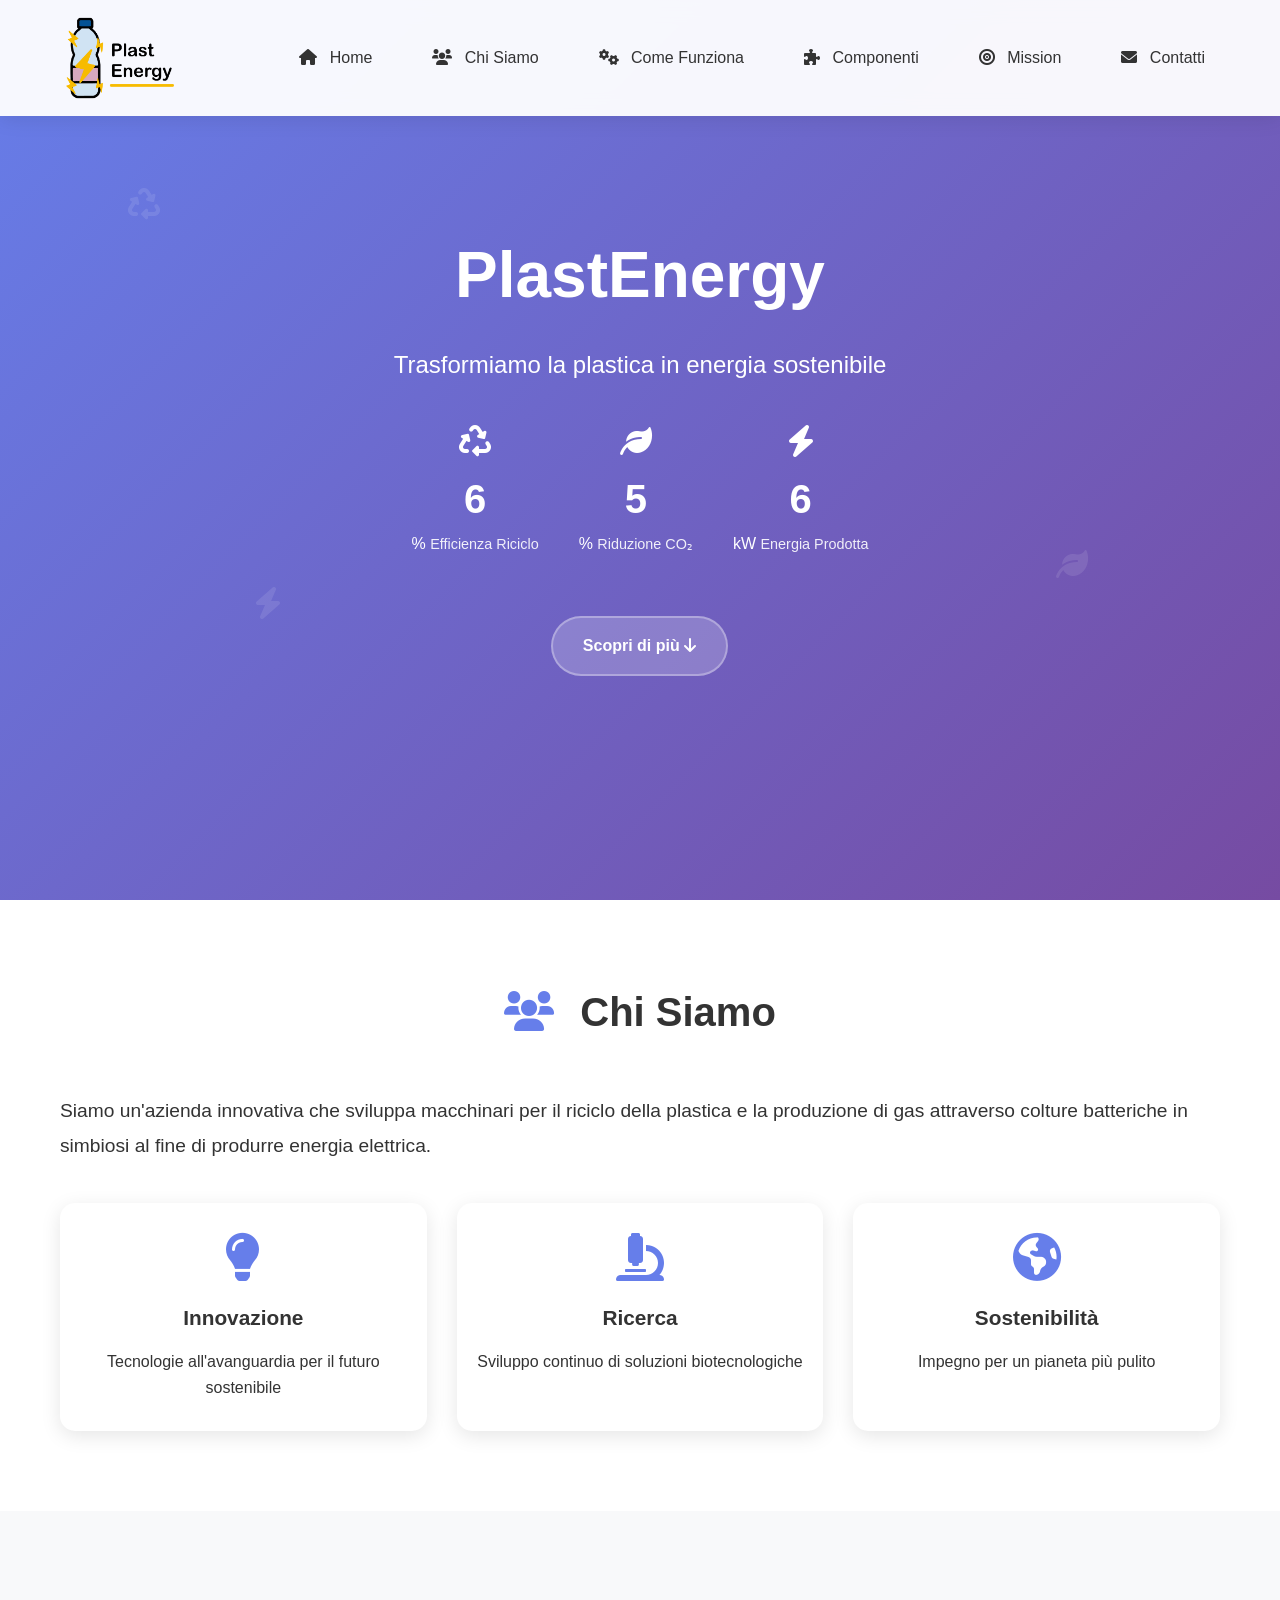
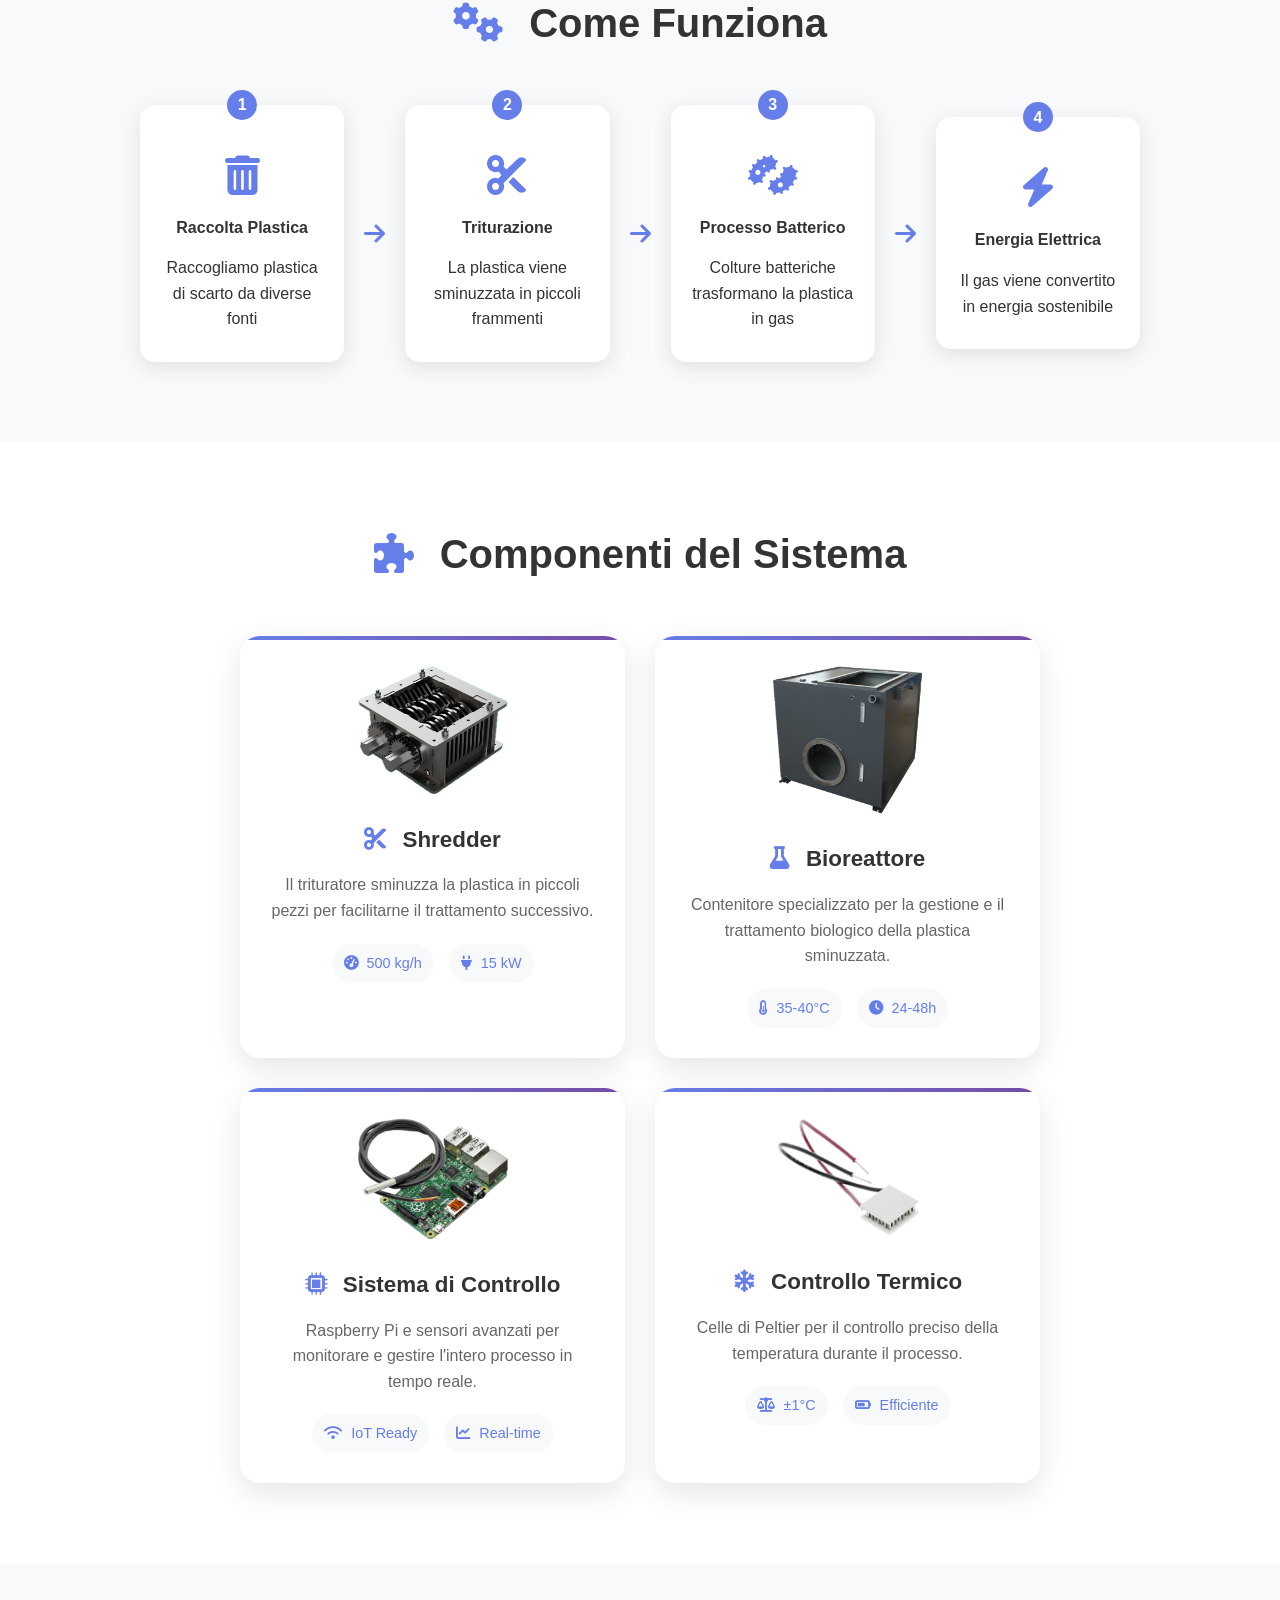
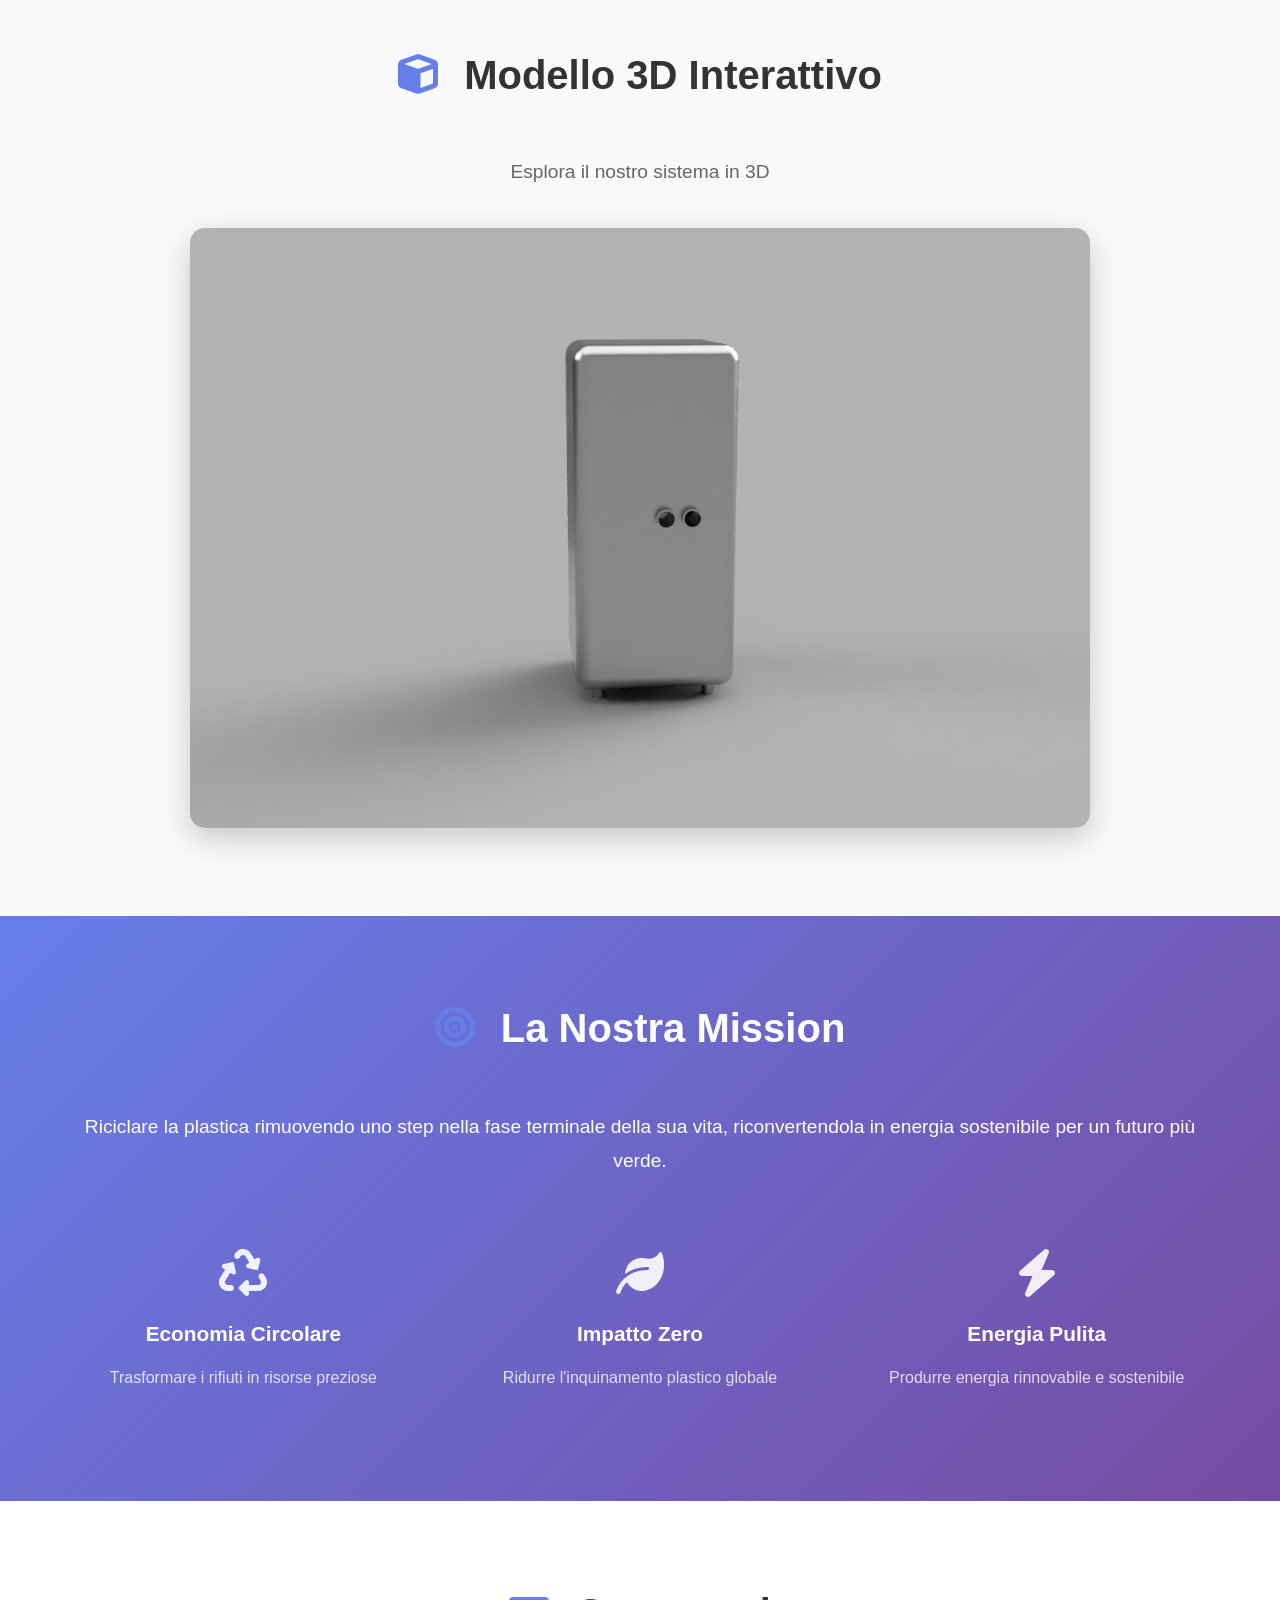
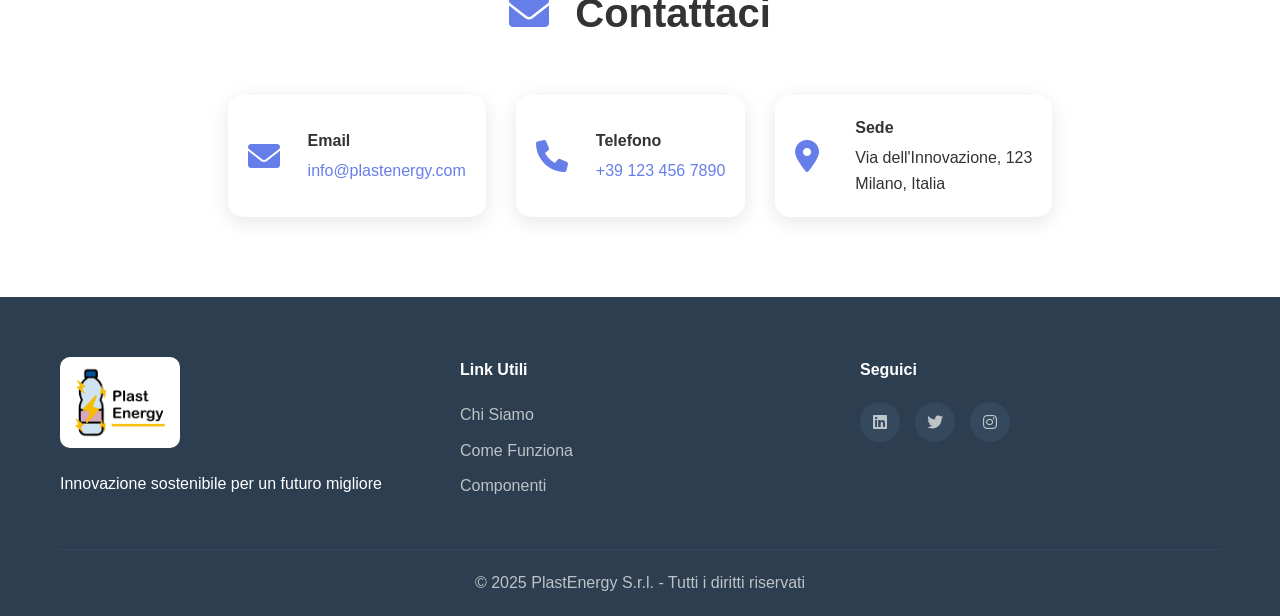
<file: index.html>
<!DOCTYPE html>
<html lang="it">
<head>
    <meta charset="UTF-8">
    <meta name="viewport" content="width=device-width, initial-scale=1.0">
    <title>PlastEnergy - Innovazione Sostenibile</title>
    <link rel="stylesheet" href="styles.css">
    <link href="https://cdnjs.cloudflare.com/ajax/libs/font-awesome/6.0.0/css/all.min.css" rel="stylesheet">
</head>
<body>
    <header class="header-fixed">
        <div class="header-content">
            <img src="logo.png" alt="PlastEnergy Logo" class="logo">
            <nav class="nav-desktop">
                <ul>
                    <li><a href="#hero"><i class="fas fa-home"></i> Home</a></li>
                    <li><a href="#chi-siamo"><i class="fas fa-users"></i> Chi Siamo</a></li>
                    <li><a href="#come-funziona"><i class="fas fa-cogs"></i> Come Funziona</a></li>
                    <li><a href="#componenti"><i class="fas fa-puzzle-piece"></i> Componenti</a></li>
                    <li><a href="#mission"><i class="fas fa-bullseye"></i> Mission</a></li>
                    <li><a href="#contatti"><i class="fas fa-envelope"></i> Contatti</a></li>
                </ul>
            </nav>
            <button class="mobile-menu-btn" onclick="toggleMobileMenu()">
                <i class="fas fa-bars"></i>
            </button>
        </div>
    </header>
    
    <nav class="mobile-nav" id="mobileNav">
        <ul>
            <li><a href="#hero" onclick="closeMobileMenu()"><i class="fas fa-home"></i> Home</a></li>
            <li><a href="#chi-siamo" onclick="closeMobileMenu()"><i class="fas fa-users"></i> Chi Siamo</a></li>
            <li><a href="#come-funziona" onclick="closeMobileMenu()"><i class="fas fa-cogs"></i> Come Funziona</a></li>
            <li><a href="#componenti" onclick="closeMobileMenu()"><i class="fas fa-puzzle-piece"></i> Componenti</a></li>
            <li><a href="#mission" onclick="closeMobileMenu()"><i class="fas fa-bullseye"></i> Mission</a></li>
            <li><a href="#contatti" onclick="closeMobileMenu()"><i class="fas fa-envelope"></i> Contatti</a></li>
        </ul>
    </nav>

    <section id="hero" class="hero">
        <div class="hero-content">
            <h1 class="hero-title">PlastEnergy</h1>
            <p class="hero-subtitle">Trasformiamo la plastica in energia sostenibile</p>
            <div class="hero-stats">
                <div class="stat">
                    <i class="fas fa-recycle"></i>
                    <span class="stat-number" data-target="95">0</span>%
                    <span class="stat-label">Efficienza Riciclo</span>
                </div>
                <div class="stat">
                    <i class="fas fa-leaf"></i>
                    <span class="stat-number" data-target="80">0</span>%
                    <span class="stat-label">Riduzione CO₂</span>
                </div>
                <div class="stat">
                    <i class="fas fa-bolt"></i>
                    <span class="stat-number" data-target="100">0</span>kW
                    <span class="stat-label">Energia Prodotta</span>
                </div>
            </div>
            <a href="#chi-siamo" class="cta-button">
                Scopri di più <i class="fas fa-arrow-down"></i>
            </a>
        </div>
        <div class="hero-animation">
            <div class="floating-icon"><i class="fas fa-recycle"></i></div>
            <div class="floating-icon"><i class="fas fa-leaf"></i></div>
            <div class="floating-icon"><i class="fas fa-bolt"></i></div>
        </div>
    </section>
    
    <section id="chi-siamo" class="section-animated">
        <div class="container">
            <h2 class="section-title"><i class="fas fa-users"></i> Chi Siamo</h2>
            <div class="content-grid">
                <div class="content-text">
                    <p class="lead">Siamo un'azienda innovativa che sviluppa macchinari per il riciclo della plastica e la produzione di gas attraverso colture batteriche in simbiosi al fine di produrre energia elettrica.</p>
                    <div class="features">
                        <div class="feature">
                            <i class="fas fa-lightbulb"></i>
                            <h4>Innovazione</h4>
                            <p>Tecnologie all'avanguardia per il futuro sostenibile</p>
                        </div>
                        <div class="feature">
                            <i class="fas fa-microscope"></i>
                            <h4>Ricerca</h4>
                            <p>Sviluppo continuo di soluzioni biotecnologiche</p>
                        </div>
                        <div class="feature">
                            <i class="fas fa-globe-americas"></i>
                            <h4>Sostenibilità</h4>
                            <p>Impegno per un pianeta più pulito</p>
                        </div>
                    </div>
                </div>
            </div>
        </div>
    </section>
    
    <section id="come-funziona" class="section-animated bg-light">
        <div class="container">
            <h2 class="section-title"><i class="fas fa-cogs"></i> Come Funziona</h2>
            <div class="process-steps">
                <div class="step">
                    <div class="step-number">1</div>
                    <i class="fas fa-trash-alt"></i>
                    <h4>Raccolta Plastica</h4>
                    <p>Raccogliamo plastica di scarto da diverse fonti</p>
                </div>
                <div class="step-arrow"><i class="fas fa-arrow-right"></i></div>
                <div class="step">
                    <div class="step-number">2</div>
                    <i class="fas fa-cut"></i>
                    <h4>Triturazione</h4>
                    <p>La plastica viene sminuzzata in piccoli frammenti</p>
                </div>
                <div class="step-arrow"><i class="fas fa-arrow-right"></i></div>
                <div class="step">
                    <div class="step-number">3</div>
                    <i class="fas fa-bacteria"></i>
                    <h4>Processo Batterico</h4>
                    <p>Colture batteriche trasformano la plastica in gas</p>
                </div>
                <div class="step-arrow"><i class="fas fa-arrow-right"></i></div>
                <div class="step">
                    <div class="step-number">4</div>
                    <i class="fas fa-bolt"></i>
                    <h4>Energia Elettrica</h4>
                    <p>Il gas viene convertito in energia sostenibile</p>
                </div>
            </div>
        </div>
    </section>

    <section id="componenti" class="section-animated">
        <div class="container">
            <h2 class="section-title"><i class="fas fa-puzzle-piece"></i> Componenti del Sistema</h2>
            <div class="componenti-container">
                <div class="componente" data-aos="fade-up" data-aos-delay="100">
                    <div class="componente-icon">
                        <img src="shredder.png" alt="Shredder">
                    </div>
                    <h3><i class="fas fa-cut"></i> Shredder</h3>
                    <p>Il trituratore sminuzza la plastica in piccoli pezzi per facilitarne il trattamento successivo.</p>
                    <div class="componente-specs">
                        <span class="spec"><i class="fas fa-tachometer-alt"></i> 500 kg/h</span>
                        <span class="spec"><i class="fas fa-plug"></i> 15 kW</span>
                    </div>
                </div>
                <div class="componente" data-aos="fade-up" data-aos-delay="200">
                    <div class="componente-icon">
                        <img src="tanica.png" alt="Tanica">
                    </div>
                    <h3><i class="fas fa-flask"></i> Bioreattore</h3>
                    <p>Contenitore specializzato per la gestione e il trattamento biologico della plastica sminuzzata.</p>
                    <div class="componente-specs">
                        <span class="spec"><i class="fas fa-thermometer-half"></i> 35-40°C</span>
                        <span class="spec"><i class="fas fa-clock"></i> 24-48h</span>
                    </div>
                </div>
                <div class="componente" data-aos="fade-up" data-aos-delay="300">
                    <div class="componente-icon">
                        <img src="sensori-controller.png" alt="Sensori e Controllore">
                    </div>
                    <h3><i class="fas fa-microchip"></i> Sistema di Controllo</h3>
                    <p>Raspberry Pi e sensori avanzati per monitorare e gestire l'intero processo in tempo reale.</p>
                    <div class="componente-specs">
                        <span class="spec"><i class="fas fa-wifi"></i> IoT Ready</span>
                        <span class="spec"><i class="fas fa-chart-line"></i> Real-time</span>
                    </div>
                </div>
                <div class="componente" data-aos="fade-up" data-aos-delay="400">
                    <div class="componente-icon">
                        <img src="peltier.png" alt="Celle di Peltier">
                    </div>
                    <h3><i class="fas fa-snowflake"></i> Controllo Termico</h3>
                    <p>Celle di Peltier per il controllo preciso della temperatura durante il processo.</p>
                    <div class="componente-specs">
                        <span class="spec"><i class="fas fa-balance-scale"></i> ±1°C</span>
                        <span class="spec"><i class="fas fa-battery-three-quarters"></i> Efficiente</span>
                    </div>
                </div>
            </div>
        </div>
    </section>

    <section id="modello-3d" class="section-3d">
        <div class="container">
            <h2 class="section-title"><i class="fas fa-cube"></i> Modello 3D Interattivo</h2>
            <p class="section-subtitle">Esplora il nostro sistema in 3D</p>
            <div class="model-container">
                <iframe src="360-viewer.html" width="100%" height="600px" style="border:none; border-radius: 15px; box-shadow: 0 10px 30px rgba(0,0,0,0.2);"></iframe>
            </div>
        </div>
    </section>

    <section id="mission" class="section-animated bg-gradient">
        <div class="container">
            <h2 class="section-title text-white"><i class="fas fa-bullseye"></i> La Nostra Mission</h2>
            <div class="mission-content">
                <div class="mission-text">
                    <p class="lead mission-text-white">Riciclare la plastica rimuovendo uno step nella fase terminale della sua vita, riconvertendola in energia sostenibile per un futuro più verde.</p>
                    <div class="mission-goals">
                        <div class="goal">
                            <i class="fas fa-recycle"></i>
                            <h4>Economia Circolare</h4>
                            <p>Trasformare i rifiuti in risorse preziose</p>
                        </div>
                        <div class="goal">
                            <i class="fas fa-leaf"></i>
                            <h4>Impatto Zero</h4>
                            <p>Ridurre l'inquinamento plastico globale</p>
                        </div>
                        <div class="goal">
                            <i class="fas fa-bolt"></i>
                            <h4>Energia Pulita</h4>
                            <p>Produrre energia rinnovabile e sostenibile</p>
                        </div>
                    </div>
                </div>
            </div>
        </div>
    </section>
    
    <section id="contatti" class="section-animated">
        <div class="container">
            <h2 class="section-title"><i class="fas fa-envelope"></i> Contattaci</h2>
            <div class="contact-content-single">
                <div class="contact-info">
                    <div class="contact-item">
                        <i class="fas fa-envelope"></i>
                        <div>
                            <h4>Email</h4>
                            <a href="mailto:info@plastenergy.com">info@plastenergy.com</a>
                        </div>
                    </div>
                    <div class="contact-item">
                        <i class="fas fa-phone"></i>
                        <div>
                            <h4>Telefono</h4>
                            <a href="tel:+39123456789">+39 123 456 7890</a>
                        </div>
                    </div>
                    <div class="contact-item">
                        <i class="fas fa-map-marker-alt"></i>
                        <div>
                            <h4>Sede</h4>
                            <p>Via dell'Innovazione, 123<br>Milano, Italia</p>
                        </div>
                    </div>
                </div>

            </div>
        </div>
    </section>

    <footer>
        <div class="container">
            <div class="footer-content">
                <div class="footer-section">
                    <div class="footer-logo-container">
                        <img src="logo.png" alt="PlastEnergy Logo" class="footer-logo">
                    </div>
                    <p>Innovazione sostenibile per un futuro migliore</p>
                </div>
                <div class="footer-section">
                    <h4>Link Utili</h4>
                    <ul>
                        <li><a href="#chi-siamo">Chi Siamo</a></li>
                        <li><a href="#come-funziona">Come Funziona</a></li>
                        <li><a href="#componenti">Componenti</a></li>
                    </ul>
                </div>
                <div class="footer-section">
                    <h4>Seguici</h4>
                    <div class="social-links">
                        <a href="#"><i class="fab fa-linkedin"></i></a>
                        <a href="#"><i class="fab fa-twitter"></i></a>
                        <a href="#"><i class="fab fa-instagram"></i></a>
                    </div>
                </div>
            </div>
            <div class="footer-bottom">
                <p>&copy; 2025 PlastEnergy S.r.l. - Tutti i diritti riservati</p>
            </div>
        </div>
    </footer>

    <button id="scrollToTop" class="scroll-to-top">
        <i class="fas fa-arrow-up"></i>
    </button>

    <script>
        // Smooth scrolling
        document.querySelectorAll('a[href^="#"]').forEach(anchor => {
            anchor.addEventListener('click', function (e) {
                e.preventDefault();
                const target = document.querySelector(this.getAttribute('href'));
                if (target) {
                    target.scrollIntoView({ behavior: 'smooth', block: 'start' });
                }
            });
        });

        // Mobile menu toggle
        function toggleMobileMenu() {
            const mobileNav = document.getElementById('mobileNav');
            const body = document.body;
            mobileNav.classList.toggle('active');
            body.classList.toggle('menu-open');
        }

        function closeMobileMenu() {
            const mobileNav = document.getElementById('mobileNav');
            const body = document.body;
            mobileNav.classList.remove('active');
            body.classList.remove('menu-open');
        }

        // Scroll to top button
        const scrollToTopBtn = document.getElementById('scrollToTop');
        window.addEventListener('scroll', () => {
            if (window.pageYOffset > 300) {
                scrollToTopBtn.classList.add('visible');
            } else {
                scrollToTopBtn.classList.remove('visible');
            }
        });

        scrollToTopBtn.addEventListener('click', () => {
            window.scrollTo({ top: 0, behavior: 'smooth' });
        });

        // Animated counters
        function animateCounters() {
            const counters = document.querySelectorAll('.stat-number');
            counters.forEach(counter => {
                const target = parseInt(counter.getAttribute('data-target'));
                const increment = target / 100;
                let current = 0;
                
                const updateCounter = () => {
                    if (current < target) {
                        current += increment;
                        counter.textContent = Math.ceil(current);
                        setTimeout(updateCounter, 20);
                    } else {
                        counter.textContent = target;
                    }
                };
                updateCounter();
            });
        }

        // Intersection Observer for animations
        const observerOptions = {
            threshold: 0.1,
            rootMargin: '0px 0px -50px 0px'
        };

        const observer = new IntersectionObserver((entries) => {
            entries.forEach(entry => {
                if (entry.isIntersecting) {
                    entry.target.classList.add('animate');
                    if (entry.target.id === 'hero') {
                        setTimeout(animateCounters, 500);
                    }
                }
            });
        }, observerOptions);

        document.querySelectorAll('.section-animated, #hero').forEach(section => {
            observer.observe(section);
        });

        // Header scroll effect
        window.addEventListener('scroll', () => {
            const header = document.querySelector('.header-fixed');
            if (window.scrollY > 100) {
                header.classList.add('scrolled');
            } else {
                header.classList.remove('scrolled');
            }
        });


    </script>
</body>
</html>
</file>
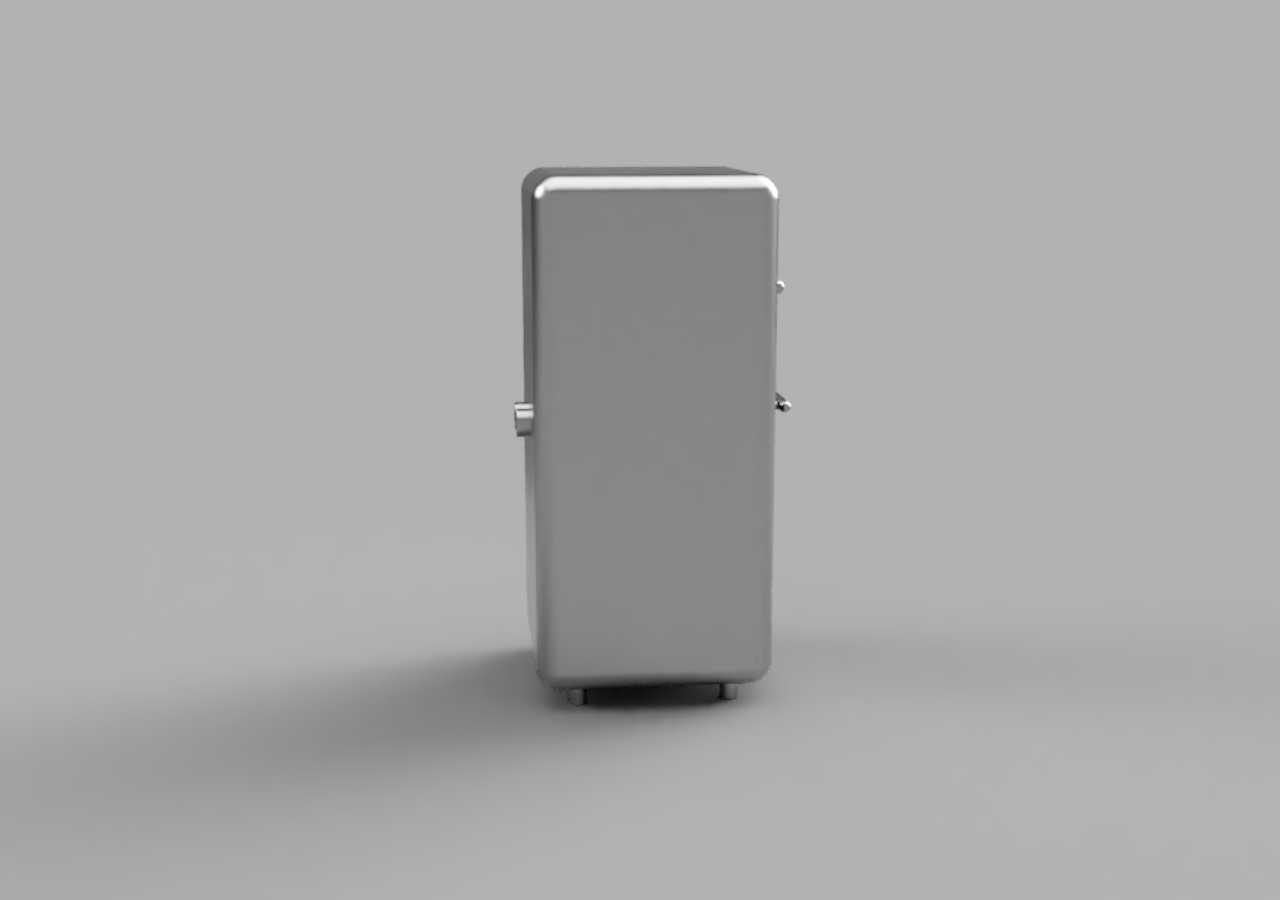
<file: 360-viewer.html>
<!DOCTYPE html>
<html lang="it">
<head>
    <meta charset="UTF-8">
    <meta name="viewport" content="width=device-width, initial-scale=1.0">
    <title>360° Viewer</title>
    <style>
        body {
            margin: 0;
            padding: 0;
            background: transparent;
            font-family: Arial, sans-serif;
            height: 100vh;
            overflow: hidden;
        }
        .viewer-image {
            width: 100%;
            height: 100vh;
            display: block;
            cursor: grab;
            object-fit: cover;
        }
        .viewer-image:active {
            cursor: grabbing;
        }
        @media (max-width: 768px) {
            .viewer-image {
                width: 150%;
                margin-left: -25%;
                object-fit: cover;
            }
        }

        .loading {
            position: absolute;
            top: 50%;
            left: 50%;
            transform: translate(-50%, -50%);
            color: #666;
        }
    </style>
</head>
<body>
    <img id="viewer" class="viewer-image" src="PlastBin_360_Render/frame.0.png" alt="360° View">

    <script>
        const viewer = document.getElementById('viewer');
        const totalFrames = 36;
        let currentFrame = 0;
        let isDragging = false;
        let startX = 0;
        let startFrame = 0;

        // Preload images
        const images = [];
        for (let i = 0; i < totalFrames; i++) {
            images[i] = new Image();
            images[i].src = `PlastBin_360_Render/frame.${i}.png`;
        }

        function updateFrame(frame) {
            currentFrame = ((frame % totalFrames) + totalFrames) % totalFrames;
            viewer.src = images[currentFrame].src;
        }

        // Mouse events
        viewer.addEventListener('mousedown', (e) => {
            isDragging = true;
            startX = e.clientX;
            startFrame = currentFrame;
            e.preventDefault();
        });

        document.addEventListener('mousemove', (e) => {
            if (!isDragging) return;
            const deltaX = e.clientX - startX;
            const sensitivity = 5;
            const frameChange = Math.floor(deltaX / sensitivity);
            updateFrame(startFrame + frameChange);
        });

        document.addEventListener('mouseup', () => {
            isDragging = false;
        });

        // Touch events
        viewer.addEventListener('touchstart', (e) => {
            isDragging = true;
            startX = e.touches[0].clientX;
            startFrame = currentFrame;
            e.preventDefault();
        });

        document.addEventListener('touchmove', (e) => {
            if (!isDragging) return;
            const deltaX = e.touches[0].clientX - startX;
            const sensitivity = 3;
            const frameChange = Math.floor(deltaX / sensitivity);
            updateFrame(startFrame + frameChange);
            e.preventDefault();
        });

        document.addEventListener('touchend', () => {
            isDragging = false;
        });

        // Auto-rotation
        let autoRotate = setInterval(() => {
            if (!isDragging) {
                updateFrame(currentFrame + 1);
            }
        }, 150);

        // Stop auto-rotation on interaction
        viewer.addEventListener('mousedown', () => clearInterval(autoRotate));
        viewer.addEventListener('touchstart', () => clearInterval(autoRotate));
    </script>
</body>
</html>
</file>
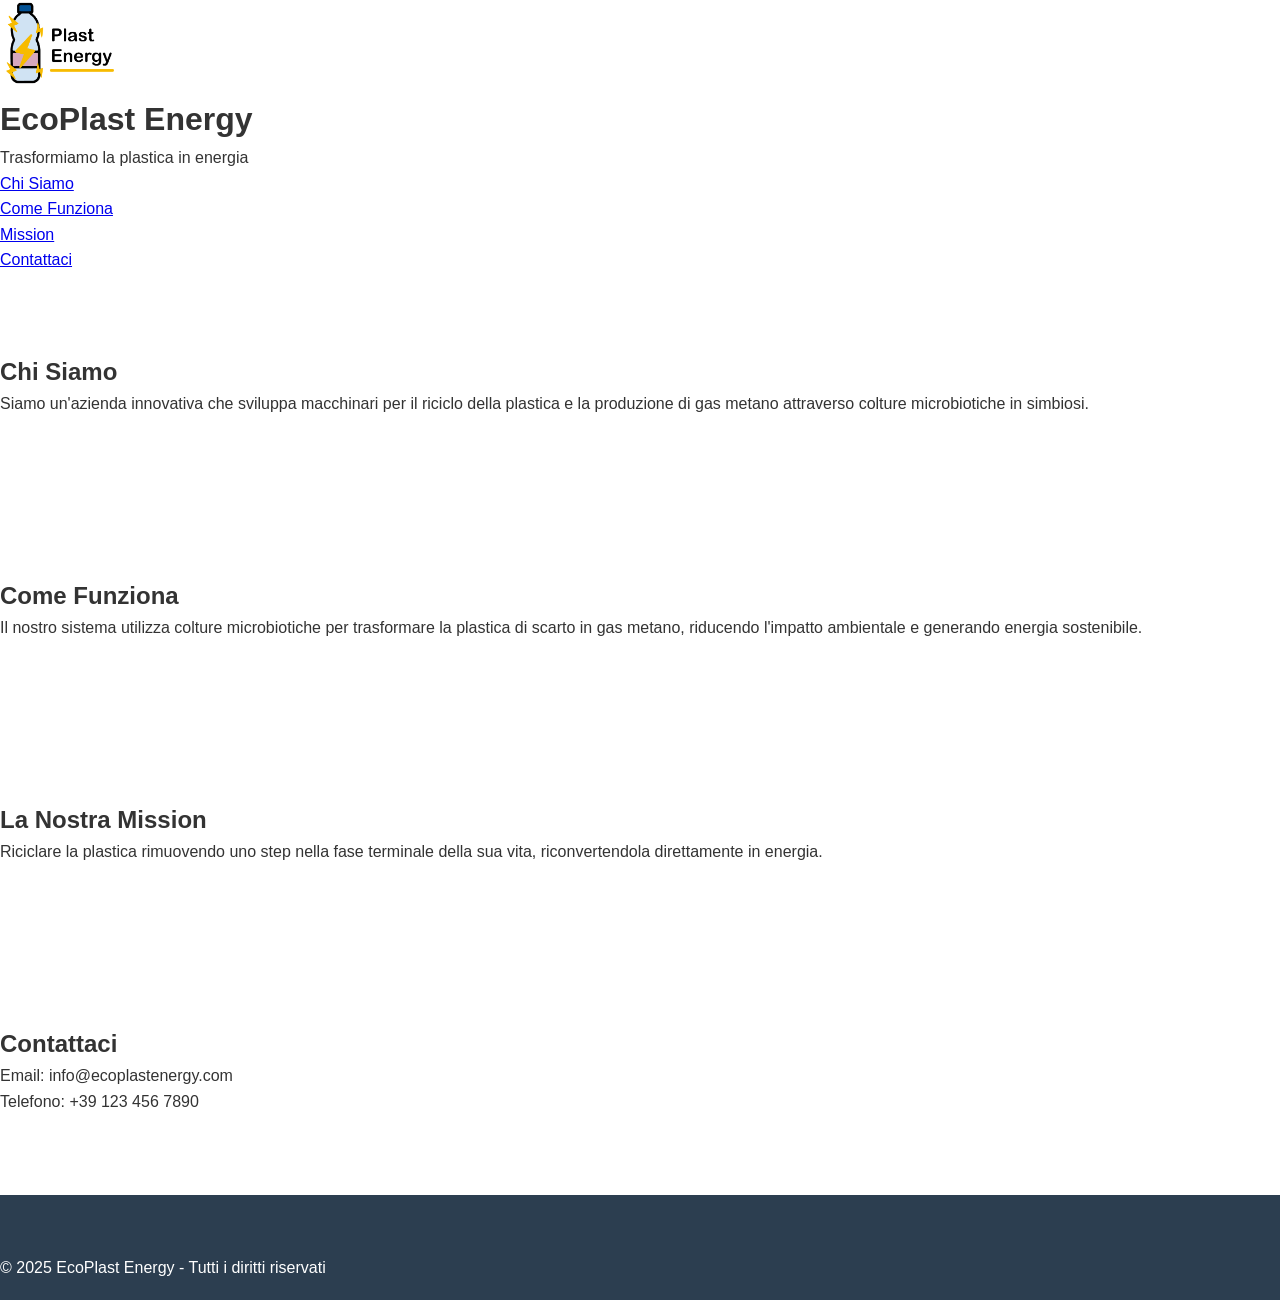
<file: main.html>
<!DOCTYPE html>
<html lang="it">
<head>
    <meta charset="UTF-8">
    <meta name="viewport" content="width=device-width, initial-scale=1.0">
    <title>EcoPlast Energy</title>
    <link rel="stylesheet" href="styles.css">
</head>
<body>
    <header>
        <img src="logo.png" alt="EcoPlast Energy Logo" class="logo">
        <h1>EcoPlast Energy</h1>
        <p>Trasformiamo la plastica in energia</p>
    </header>
    
    <nav>
        <ul>
            <li><a href="#chi-siamo">Chi Siamo</a></li>
            <li><a href="#come-funziona">Come Funziona</a></li>
            <li><a href="#mission">Mission</a></li>
            <li><a href="#contatti">Contattaci</a></li>
        </ul>
    </nav>
    
    <section id="chi-siamo">
        <h2>Chi Siamo</h2>
        <p>Siamo un'azienda innovativa che sviluppa macchinari per il riciclo della plastica e la produzione di gas metano attraverso colture microbiotiche in simbiosi.</p>
    </section>
    
    <section id="come-funziona">
        <h2>Come Funziona</h2>
        <p>Il nostro sistema utilizza colture microbiotiche per trasformare la plastica di scarto in gas metano, riducendo l'impatto ambientale e generando energia sostenibile.</p>
    </section>
    
    <section id="mission">
        <h2>La Nostra Mission</h2>
        <p>Riciclare la plastica rimuovendo uno step nella fase terminale della sua vita, riconvertendola direttamente in energia.</p>
    </section>
    
    <section id="contatti">
        <h2>Contattaci</h2>
        <p>Email: info@ecoplastenergy.com</p>
        <p>Telefono: +39 123 456 7890</p>
    </section>
    
    <footer>
        <p>&copy; 2025 EcoPlast Energy - Tutti i diritti riservati</p>
    </footer>    
</body>
</html>
</file>
<file: styles.css>
/* Reset and base styles */
* {
    margin: 0;
    padding: 0;
    box-sizing: border-box;
    transition: color 0.3s ease, background-color 0.3s ease, transform 0.3s ease, box-shadow 0.3s ease;
}

html {
    scroll-behavior: smooth;
}

body {
    font-family: 'Segoe UI', Tahoma, Geneva, Verdana, sans-serif;
    line-height: 1.6;
    color: #333;
    overflow-x: hidden;
}

.container {
    max-width: 1200px;
    margin: 0 auto;
    padding: 0 20px;
}

/* Header */
.header-fixed {
    position: fixed;
    top: 0;
    left: 0;
    right: 0;
    background: rgba(255, 255, 255, 0.95);
    backdrop-filter: blur(10px);
    z-index: 1000;
    transition: all 0.3s ease;
    box-shadow: 0 2px 20px rgba(0, 0, 0, 0.1);
}

.header-fixed.scrolled {
    background: rgba(255, 255, 255, 0.98);
    box-shadow: 0 2px 30px rgba(0, 0, 0, 0.15);
}

.header-content {
    display: flex;
    justify-content: space-between;
    align-items: center;
    padding: 15px 20px;
    max-width: 1200px;
    margin: 0 auto;
}

.logo {
    max-width: 120px;
    height: auto;
    transition: transform 0.3s ease;
}

.logo:hover {
    transform: scale(1.05);
}

/* Navigation */
.nav-desktop ul {
    display: flex;
    list-style: none;
    gap: 30px;
    align-items: center;
}

.nav-desktop a {
    color: #333;
    text-decoration: none;
    font-weight: 500;
    padding: 10px 15px;
    border-radius: 25px;
    transition: all 0.3s ease;
    position: relative;
}

.nav-desktop a:hover {
    background: linear-gradient(135deg, #667eea 0%, #764ba2 100%);
    color: white;
    transform: translateY(-2px);
}

.nav-desktop a i {
    margin-right: 8px;
}

/* Mobile menu */
.mobile-menu-btn {
    display: none;
    background: none;
    border: none;
    font-size: 24px;
    color: #333;
    cursor: pointer;
    padding: 10px;
}

.mobile-nav {
    display: none;
    position: fixed;
    top: 80px;
    left: 0;
    right: 0;
    background: rgba(255, 255, 255, 0.98);
    backdrop-filter: blur(10px);
    z-index: 999;
    transform: translateY(-100%);
    transition: transform 0.3s ease;
}

.mobile-nav.active {
    transform: translateY(0);
}

.mobile-nav ul {
    list-style: none;
    padding: 20px;
}

.mobile-nav li {
    margin: 10px 0;
}

.mobile-nav a {
    color: #333;
    text-decoration: none;
    font-weight: 500;
    padding: 15px;
    display: block;
    border-radius: 10px;
    transition: all 0.3s ease;
}

.mobile-nav a:hover {
    background: linear-gradient(135deg, #667eea 0%, #764ba2 100%);
    color: white;
}

/* Hero Section */
.hero {
    min-height: 100vh;
    background: linear-gradient(135deg, #667eea 0%, #764ba2 100%);
    display: flex;
    align-items: center;
    justify-content: center;
    position: relative;
    overflow: hidden;
    color: white;
    text-align: center;
}

.hero-content {
    z-index: 2;
    max-width: 800px;
    padding: 0 20px;
}

.hero-title {
    font-size: 4rem;
    font-weight: 700;
    margin-bottom: 20px;
    opacity: 0;
    transform: translateY(50px);
    animation: fadeInUp 1s ease 0.5s forwards;
}

.hero-subtitle {
    font-size: 1.5rem;
    margin-bottom: 40px;
    opacity: 0;
    transform: translateY(30px);
    animation: fadeInUp 1s ease 0.7s forwards;
}

.hero-stats {
    display: flex;
    justify-content: center;
    gap: 40px;
    margin: 40px 0;
    flex-wrap: wrap;
}

.stat {
    text-align: center;
    opacity: 0;
    transform: translateY(30px);
    animation: fadeInUp 1s ease 0.9s forwards;
}

.stat i {
    font-size: 2rem;
    margin-bottom: 10px;
    display: block;
}

.stat-number {
    font-size: 2.5rem;
    font-weight: 700;
    display: block;
}

.stat-label {
    font-size: 0.9rem;
    opacity: 0.9;
}

.cta-button {
    display: inline-block;
    background: rgba(255, 255, 255, 0.2);
    color: white;
    padding: 15px 30px;
    border-radius: 50px;
    text-decoration: none;
    font-weight: 600;
    border: 2px solid rgba(255, 255, 255, 0.3);
    transition: all 0.3s ease;
    opacity: 0;
    transform: translateY(30px);
    animation: fadeInUp 1s ease 1.1s forwards;
    margin-top: 20px;
}

.cta-button:hover {
    background: white;
    color: #667eea;
    transform: translateY(-3px);
    box-shadow: 0 10px 30px rgba(0, 0, 0, 0.2);
}

.hero-animation {
    position: absolute;
    top: 0;
    left: 0;
    right: 0;
    bottom: 0;
    pointer-events: none;
}

.floating-icon {
    position: absolute;
    font-size: 2rem;
    opacity: 0.1;
    animation: float 6s ease-in-out infinite;
}

.floating-icon:nth-child(1) {
    top: 20%;
    left: 10%;
    animation-delay: 0s;
}

.floating-icon:nth-child(2) {
    top: 60%;
    right: 15%;
    animation-delay: 2s;
}

.floating-icon:nth-child(3) {
    bottom: 30%;
    left: 20%;
    animation-delay: 4s;
}

/* Sections */
section {
    padding: 80px 0;
}

.section-animated {
    opacity: 0;
    transform: translateY(50px);
    transition: all 0.8s ease;
}

.section-animated.animate {
    opacity: 1;
    transform: translateY(0);
}

.bg-light {
    background: #f8f9fa;
}

.bg-gradient {
    background: linear-gradient(135deg, #667eea 0%, #764ba2 100%);
}

.section-title {
    font-size: 2.5rem;
    text-align: center;
    margin-bottom: 50px;
    color: #333;
}

.section-title.text-white {
    color: white;
}

.section-title i {
    margin-right: 15px;
    color: #667eea;
}

.text-white .section-title i {
    color: rgba(255, 255, 255, 0.8);
}

.section-subtitle {
    text-align: center;
    font-size: 1.2rem;
    color: #666;
    margin-bottom: 40px;
}

.lead {
    font-size: 1.2rem;
    line-height: 1.8;
    margin-bottom: 30px;
}

/* Content layouts */
.content-grid {
    display: grid;
    gap: 40px;
    align-items: center;
}

.features {
    display: grid;
    grid-template-columns: repeat(auto-fit, minmax(250px, 1fr));
    gap: 30px;
    margin-top: 40px;
}

.feature {
    text-align: center;
    padding: 30px 20px;
    background: white;
    border-radius: 15px;
    box-shadow: 0 5px 20px rgba(0, 0, 0, 0.1);
    transition: transform 0.3s ease;
}

.feature:hover {
    transform: translateY(-10px);
}

.feature i {
    font-size: 3rem;
    color: #667eea;
    margin-bottom: 20px;
}

.feature h4 {
    font-size: 1.3rem;
    margin-bottom: 15px;
    color: #333;
}

/* Process steps */
.process-steps {
    display: flex;
    justify-content: center;
    align-items: center;
    flex-wrap: wrap;
    gap: 20px;
    max-width: 1000px;
    margin: 0 auto;
}

.step {
    text-align: center;
    background: white;
    padding: 30px 20px;
    border-radius: 15px;
    box-shadow: 0 5px 20px rgba(0, 0, 0, 0.1);
    position: relative;
    flex: 1;
    min-width: 200px;
    transition: transform 0.3s ease;
}

.step:hover {
    transform: translateY(-10px);
}

.step-number {
    position: absolute;
    top: -15px;
    left: 50%;
    transform: translateX(-50%);
    background: #667eea;
    color: white;
    width: 30px;
    height: 30px;
    border-radius: 50%;
    display: flex;
    align-items: center;
    justify-content: center;
    font-weight: bold;
}

.step i {
    font-size: 2.5rem;
    color: #667eea;
    margin: 20px 0;
}

.step h4 {
    margin-bottom: 15px;
    color: #333;
}

.step-arrow {
    font-size: 1.5rem;
    color: #667eea;
    display: flex;
    align-items: center;
}

/* Components */
.componenti-container {
    display: grid;
    grid-template-columns: repeat(2, 1fr);
    gap: 30px;
    margin-top: 40px;
    max-width: 800px;
    margin-left: auto;
    margin-right: auto;
}

.componente {
    background: white;
    border-radius: 20px;
    padding: 30px;
    text-align: center;
    box-shadow: 0 10px 30px rgba(0, 0, 0, 0.1);
    transition: all 0.3s ease;
    position: relative;
    overflow: hidden;
}

.componente::before {
    content: '';
    position: absolute;
    top: 0;
    left: 0;
    right: 0;
    height: 4px;
    background: linear-gradient(135deg, #667eea 0%, #764ba2 100%);
}

.componente:hover {
    transform: translateY(-15px);
    box-shadow: 0 20px 40px rgba(0, 0, 0, 0.15);
}

.componente-icon {
    margin-bottom: 20px;
}

.componente img {
    width: 100%;
    max-width: 150px;
    height: auto;
    border-radius: 10px;
    transition: transform 0.3s ease;
    opacity: 0;
    animation: fadeIn 0.5s ease forwards;
}

.componente:hover img {
    transform: scale(1.1);
}

.componente h3 {
    font-size: 1.4rem;
    margin: 20px 0 15px;
    color: #333;
}

.componente h3 i {
    margin-right: 10px;
    color: #667eea;
}

.componente p {
    color: #666;
    line-height: 1.6;
    margin-bottom: 20px;
}

.componente-specs {
    display: flex;
    justify-content: center;
    gap: 15px;
    flex-wrap: wrap;
}

.spec {
    background: #f8f9fa;
    padding: 8px 12px;
    border-radius: 20px;
    font-size: 0.9rem;
    color: #667eea;
    font-weight: 500;
}

.spec i {
    margin-right: 5px;
}

/* 3D Model section */
.section-3d {
    background: #f8f9fa;
}

.model-container {
    max-width: 900px;
    margin: 0 auto;
}

/* Mission section */
.mission-content {
    text-align: center;
}

.mission-text-white {
    color: white !important;
}

.mission-goals {
    display: grid;
    grid-template-columns: repeat(auto-fit, minmax(250px, 1fr));
    gap: 30px;
    margin-top: 40px;
}

.goal {
    text-align: center;
    padding: 30px 20px;
}

.goal i {
    font-size: 3rem;
    color: rgba(255, 255, 255, 0.9);
    margin-bottom: 20px;
}

.goal h4 {
    font-size: 1.3rem;
    margin-bottom: 15px;
    color: white;
}

.goal p {
    color: rgba(255, 255, 255, 0.8);
}

/* Contact section */
.contact-content-single {
    display: flex;
    justify-content: center;
}

.contact-content {
    display: grid;
    grid-template-columns: 1fr 1fr;
    gap: 60px;
    align-items: start;
}

.contact-info {
    display: flex;
    flex-direction: row;
    gap: 30px;
    flex-wrap: wrap;
    justify-content: center;
}

.contact-item {
    display: flex;
    align-items: center;
    gap: 20px;
    padding: 20px;
    background: white;
    border-radius: 15px;
    box-shadow: 0 5px 20px rgba(0, 0, 0, 0.1);
    transition: transform 0.3s ease;
}

.contact-item:hover {
    transform: translateX(10px);
}

.contact-item i {
    font-size: 2rem;
    color: #667eea;
    min-width: 40px;
}

.contact-item h4 {
    margin-bottom: 5px;
    color: #333;
}

.contact-item a {
    color: #667eea;
    text-decoration: none;
}

.contact-item a:hover {
    text-decoration: underline;
}

.contact-form {
    background: white;
    padding: 40px;
    border-radius: 20px;
    box-shadow: 0 10px 30px rgba(0, 0, 0, 0.1);
}

.contact-form h3 {
    margin-bottom: 30px;
    color: #333;
    text-align: center;
}

.form-group {
    margin-bottom: 20px;
    display: flex;
    gap: 15px;
}

.form-group input,
.form-group textarea {
    flex: 1;
    padding: 15px;
    border: 2px solid #e9ecef;
    border-radius: 10px;
    font-size: 1rem;
    transition: border-color 0.3s ease;
}

.form-group input:focus,
.form-group textarea:focus {
    outline: none;
    border-color: #667eea;
}

.submit-btn {
    width: 100%;
    background: linear-gradient(135deg, #667eea 0%, #764ba2 100%);
    color: white;
    border: none;
    padding: 15px;
    border-radius: 10px;
    font-size: 1.1rem;
    font-weight: 600;
    cursor: pointer;
    transition: transform 0.3s ease;
}

.submit-btn:hover {
    transform: translateY(-2px);
}

/* Footer */
footer {
    background: #2c3e50;
    color: white;
    padding: 60px 0 20px;
}

.footer-content {
    display: grid;
    grid-template-columns: repeat(auto-fit, minmax(250px, 1fr));
    gap: 40px;
    margin-bottom: 40px;
}

.footer-section h4 {
    margin-bottom: 20px;
    color: white;
}

.footer-logo-container {
    background: white;
    padding: 10px;
    border-radius: 10px;
    display: inline-block;
    margin-bottom: 15px;
}

.footer-logo {
    max-width: 100px;
    display: block;
}

.footer-section ul {
    list-style: none;
}

.footer-section ul li {
    margin-bottom: 10px;
}

.footer-section a {
    color: #bdc3c7;
    text-decoration: none;
    transition: color 0.3s ease;
}

.footer-section a:hover {
    color: white;
}

.social-links {
    display: flex;
    gap: 15px;
}

.social-links a {
    display: flex;
    align-items: center;
    justify-content: center;
    width: 40px;
    height: 40px;
    background: #34495e;
    border-radius: 50%;
    transition: all 0.3s ease;
}

.social-links a:hover {
    background: #667eea;
    transform: translateY(-3px);
}

.footer-bottom {
    text-align: center;
    padding-top: 20px;
    border-top: 1px solid #34495e;
    color: #bdc3c7;
}

/* Scroll to top button */
.scroll-to-top {
    position: fixed;
    bottom: 30px;
    right: 30px;
    background: linear-gradient(135deg, #667eea 0%, #764ba2 100%);
    color: white;
    border: none;
    width: 50px;
    height: 50px;
    border-radius: 50%;
    cursor: pointer;
    opacity: 0;
    visibility: hidden;
    transition: all 0.3s ease;
    z-index: 1000;
}

.scroll-to-top.visible {
    opacity: 1;
    visibility: visible;
}

.scroll-to-top:hover {
    transform: translateY(-3px);
}

/* Animations */
@keyframes fadeInUp {
    from {
        opacity: 0;
        transform: translateY(50px);
    }
    to {
        opacity: 1;
        transform: translateY(0);
    }
}

@keyframes float {
    0%, 100% {
        transform: translateY(0px);
    }
    50% {
        transform: translateY(-20px);
    }
}

@keyframes fadeIn {
    to {
        opacity: 1;
    }
}

/* Mobile menu body lock */
body.menu-open {
    overflow: hidden;
}

/* Responsive design */
@media screen and (max-width: 768px) {
    .nav-desktop {
        display: none;
    }

    .mobile-menu-btn {
        display: block;
    }

    .mobile-nav {
        display: block;
    }

    .hero {
        padding-top: 120px;
    }

    .hero-stats {
        flex-direction: row;
        justify-content: center;
        gap: 15px;
    }

    .stat {
        flex: 1;
        min-width: 100px;
    }

    .hero-title {
        font-size: 2.5rem;
    }

    .hero-subtitle {
        font-size: 1.2rem;
    }

    .hero-stats {
        gap: 20px;
    }

    .section-title {
        font-size: 2rem;
    }

    .process-steps {
        flex-direction: column;
    }

    .step-arrow {
        transform: rotate(90deg);
    }

    .componenti-container {
        grid-template-columns: 1fr;
        max-width: none;
    }

    .contact-content {
        grid-template-columns: 1fr;
        gap: 40px;
    }

    .contact-content-single .contact-info {
        max-width: 500px;
        width: 100%;
        flex-direction: column;
    }

    .form-group {
        flex-direction: column;
    }

    .footer-content {
        grid-template-columns: 1fr;
        text-align: center;
    }

    section {
        padding: 60px 0;
    }

    .container {
        padding: 0 15px;
    }

    .mobile-nav {
        height: calc(100vh - 80px);
        overflow-y: auto;
    }

    .mobile-nav ul {
        padding: 20px;
        min-height: 100%;
    }
}

@media screen and (max-width: 480px) {
    .hero-title {
        font-size: 2rem;
    }

    .hero-stats {
        flex-direction: column;
        gap: 15px;
    }

    .stat {
        padding: 0 20px;
    }

    .scroll-to-top {
        bottom: 20px;
        right: 20px;
        width: 45px;
        height: 45px;
    }

    .header-content {
        padding: 10px 15px;
    }

    .logo {
        max-width: 100px;
    }

    .model-container iframe {
        height: 400px;
    }
}
</file>
